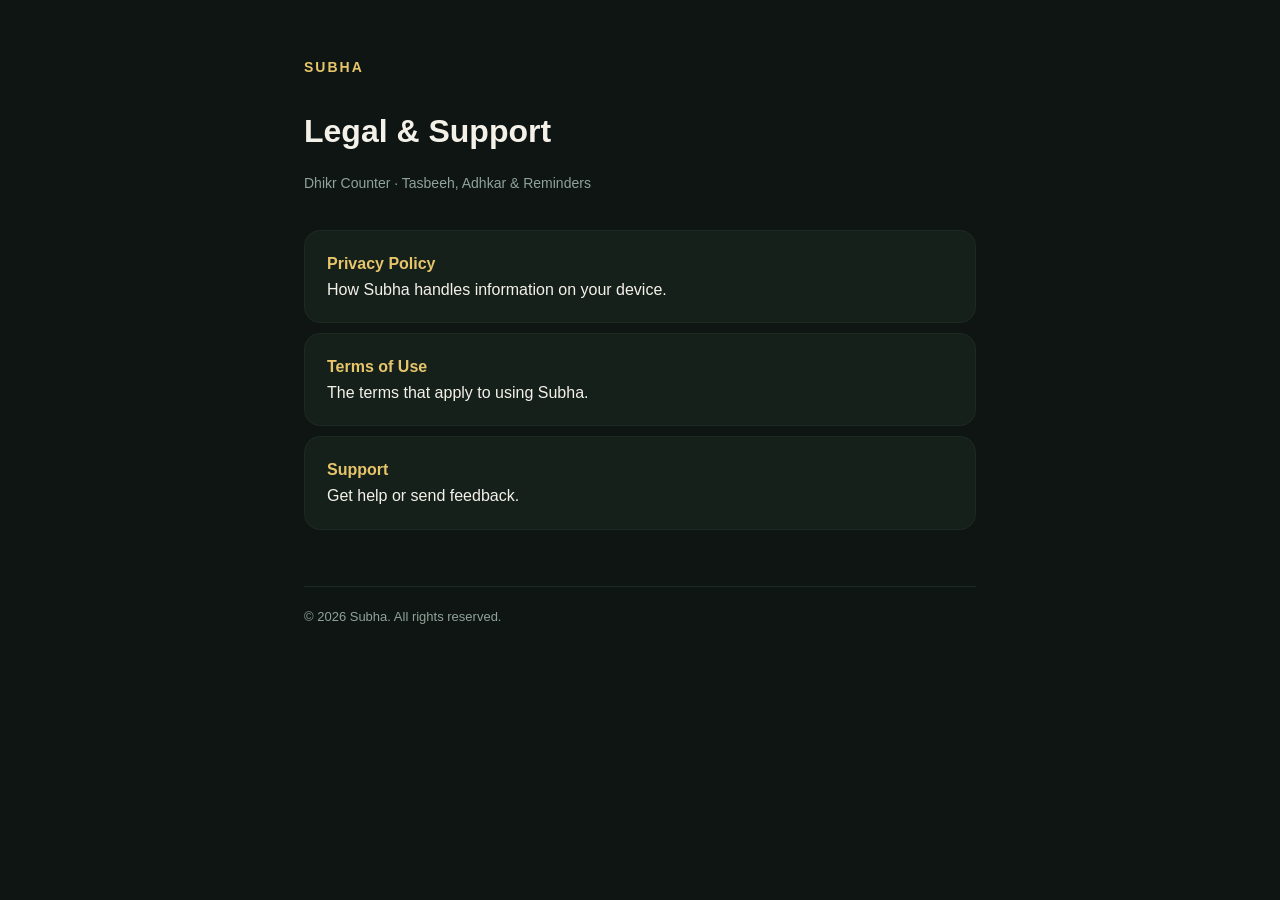
<file: index.html>
<!doctype html>
<html lang="en">
<head>
<meta charset="utf-8" />
<meta name="viewport" content="width=device-width, initial-scale=1" />
<title>Subha — Legal</title>
<link rel="stylesheet" href="style.css" />
</head>
<body>
  <div class="wrap">
    <a class="brand" href="./">Subha</a>
    <h1>Legal &amp; Support</h1>
    <p class="meta">Dhikr Counter &middot; Tasbeeh, Adhkar &amp; Reminders</p>

    <a class="card" href="privacy.html"><b>Privacy Policy</b><br>How Subha handles information on your device.</a>
    <a class="card" href="terms.html"><b>Terms of Use</b><br>The terms that apply to using Subha.</a>
    <a class="card" href="support.html"><b>Support</b><br>Get help or send feedback.</a>

    <footer>© 2026 Subha. All rights reserved.</footer>
  </div>
</body>
</html>
</file>
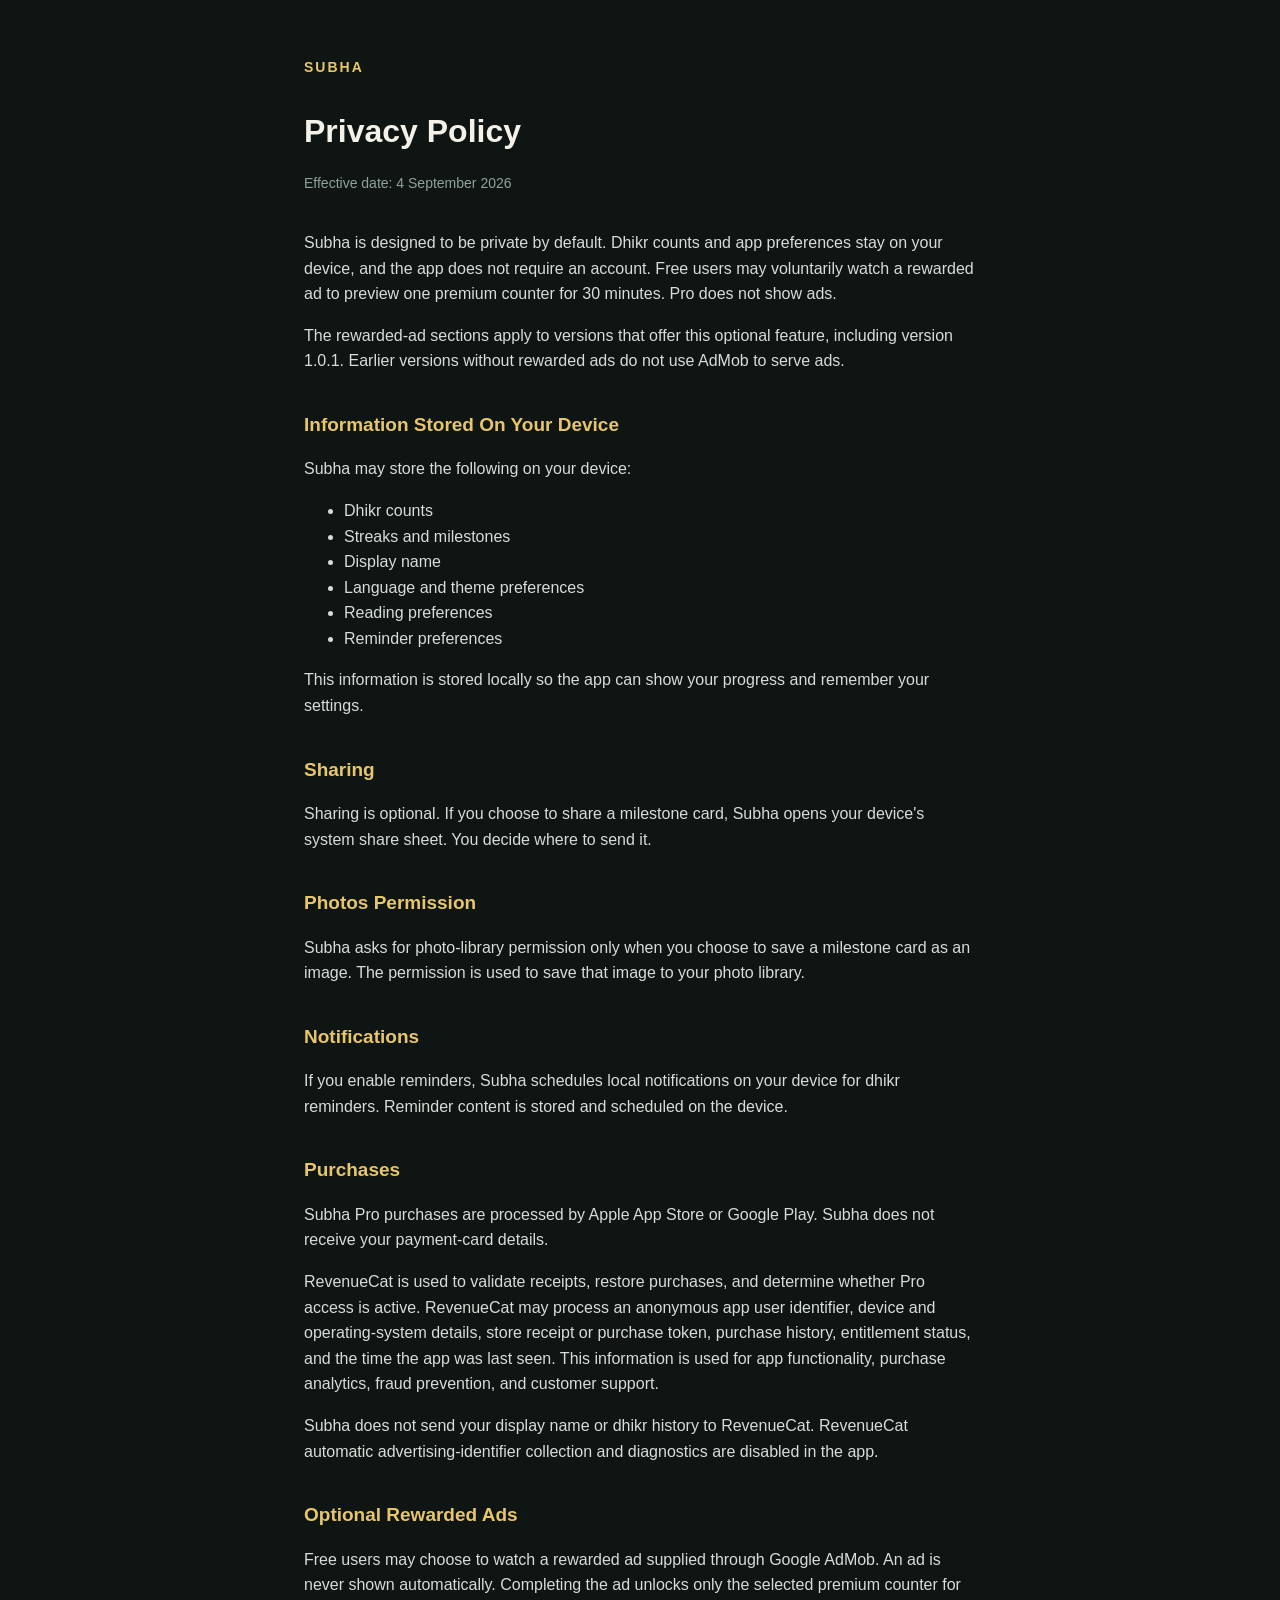
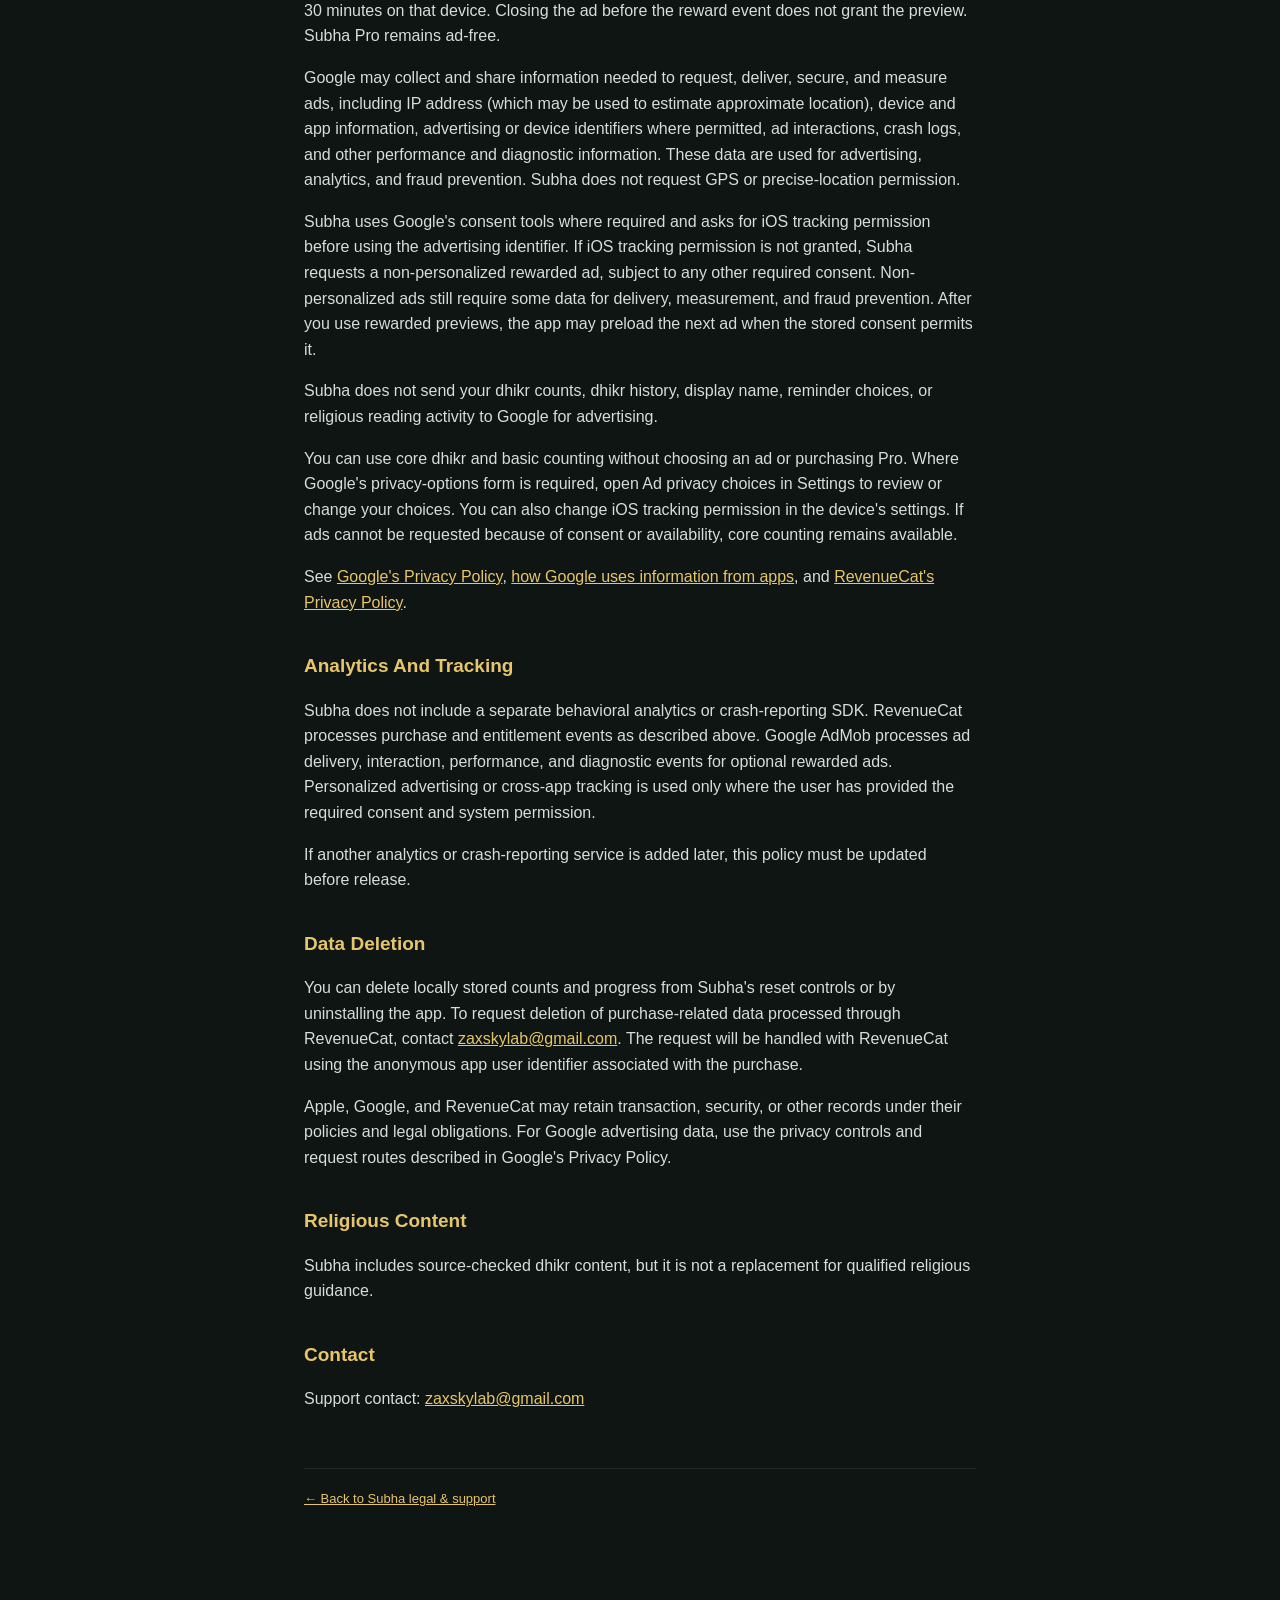
<file: privacy.html>
<!doctype html>
<html lang="en">
<head>
  <meta charset="utf-8" />
  <meta name="viewport" content="width=device-width, initial-scale=1" />
  <title>Privacy Policy - Subha</title>
  <link rel="stylesheet" href="style.css" />
</head>
<body>
  <main class="wrap">
    <a class="brand" href="./">Subha</a>
    <h1>Privacy Policy</h1>
    <p class="meta">Effective date: 4 September 2026</p>

    <p>Subha is designed to be private by default. Dhikr counts and app preferences stay on your device, and the app does not require an account. Free users may voluntarily watch a rewarded ad to preview one premium counter for 30 minutes. Pro does not show ads.</p>
    <p>The rewarded-ad sections apply to versions that offer this optional feature, including version 1.0.1. Earlier versions without rewarded ads do not use AdMob to serve ads.</p>

    <h2>Information Stored On Your Device</h2>
    <p>Subha may store the following on your device:</p>
    <ul>
      <li>Dhikr counts</li>
      <li>Streaks and milestones</li>
      <li>Display name</li>
      <li>Language and theme preferences</li>
      <li>Reading preferences</li>
      <li>Reminder preferences</li>
    </ul>
    <p>This information is stored locally so the app can show your progress and remember your settings.</p>

    <h2>Sharing</h2>
    <p>Sharing is optional. If you choose to share a milestone card, Subha opens your device's system share sheet. You decide where to send it.</p>

    <h2>Photos Permission</h2>
    <p>Subha asks for photo-library permission only when you choose to save a milestone card as an image. The permission is used to save that image to your photo library.</p>

    <h2>Notifications</h2>
    <p>If you enable reminders, Subha schedules local notifications on your device for dhikr reminders. Reminder content is stored and scheduled on the device.</p>

    <h2>Purchases</h2>
    <p>Subha Pro purchases are processed by Apple App Store or Google Play. Subha does not receive your payment-card details.</p>
    <p>RevenueCat is used to validate receipts, restore purchases, and determine whether Pro access is active. RevenueCat may process an anonymous app user identifier, device and operating-system details, store receipt or purchase token, purchase history, entitlement status, and the time the app was last seen. This information is used for app functionality, purchase analytics, fraud prevention, and customer support.</p>
    <p>Subha does not send your display name or dhikr history to RevenueCat. RevenueCat automatic advertising-identifier collection and diagnostics are disabled in the app.</p>

    <h2>Optional Rewarded Ads</h2>
    <p>Free users may choose to watch a rewarded ad supplied through Google AdMob. An ad is never shown automatically. Completing the ad unlocks only the selected premium counter for 30 minutes on that device. Closing the ad before the reward event does not grant the preview. Subha Pro remains ad-free.</p>
    <p>Google may collect and share information needed to request, deliver, secure, and measure ads, including IP address (which may be used to estimate approximate location), device and app information, advertising or device identifiers where permitted, ad interactions, crash logs, and other performance and diagnostic information. These data are used for advertising, analytics, and fraud prevention. Subha does not request GPS or precise-location permission.</p>
    <p>Subha uses Google's consent tools where required and asks for iOS tracking permission before using the advertising identifier. If iOS tracking permission is not granted, Subha requests a non-personalized rewarded ad, subject to any other required consent. Non-personalized ads still require some data for delivery, measurement, and fraud prevention. After you use rewarded previews, the app may preload the next ad when the stored consent permits it.</p>
    <p>Subha does not send your dhikr counts, dhikr history, display name, reminder choices, or religious reading activity to Google for advertising.</p>
    <p>You can use core dhikr and basic counting without choosing an ad or purchasing Pro. Where Google's privacy-options form is required, open Ad privacy choices in Settings to review or change your choices. You can also change iOS tracking permission in the device's settings. If ads cannot be requested because of consent or availability, core counting remains available.</p>
    <p>See <a href="https://policies.google.com/privacy">Google's Privacy Policy</a>, <a href="https://policies.google.com/technologies/partner-sites">how Google uses information from apps</a>, and <a href="https://www.revenuecat.com/privacy/">RevenueCat's Privacy Policy</a>.</p>

    <h2>Analytics And Tracking</h2>
    <p>Subha does not include a separate behavioral analytics or crash-reporting SDK. RevenueCat processes purchase and entitlement events as described above. Google AdMob processes ad delivery, interaction, performance, and diagnostic events for optional rewarded ads. Personalized advertising or cross-app tracking is used only where the user has provided the required consent and system permission.</p>
    <p>If another analytics or crash-reporting service is added later, this policy must be updated before release.</p>

    <h2>Data Deletion</h2>
    <p>You can delete locally stored counts and progress from Subha's reset controls or by uninstalling the app. To request deletion of purchase-related data processed through RevenueCat, contact <a href="mailto:zaxskylab@gmail.com">zaxskylab@gmail.com</a>. The request will be handled with RevenueCat using the anonymous app user identifier associated with the purchase.</p>
    <p>Apple, Google, and RevenueCat may retain transaction, security, or other records under their policies and legal obligations. For Google advertising data, use the privacy controls and request routes described in Google's Privacy Policy.</p>

    <h2>Religious Content</h2>
    <p>Subha includes source-checked dhikr content, but it is not a replacement for qualified religious guidance.</p>

    <h2>Contact</h2>
    <p>Support contact: <a href="mailto:zaxskylab@gmail.com">zaxskylab@gmail.com</a></p>
    <footer><a href="./">&larr; Back to Subha legal &amp; support</a></footer>
  </main>
</body>
</html>
</file>
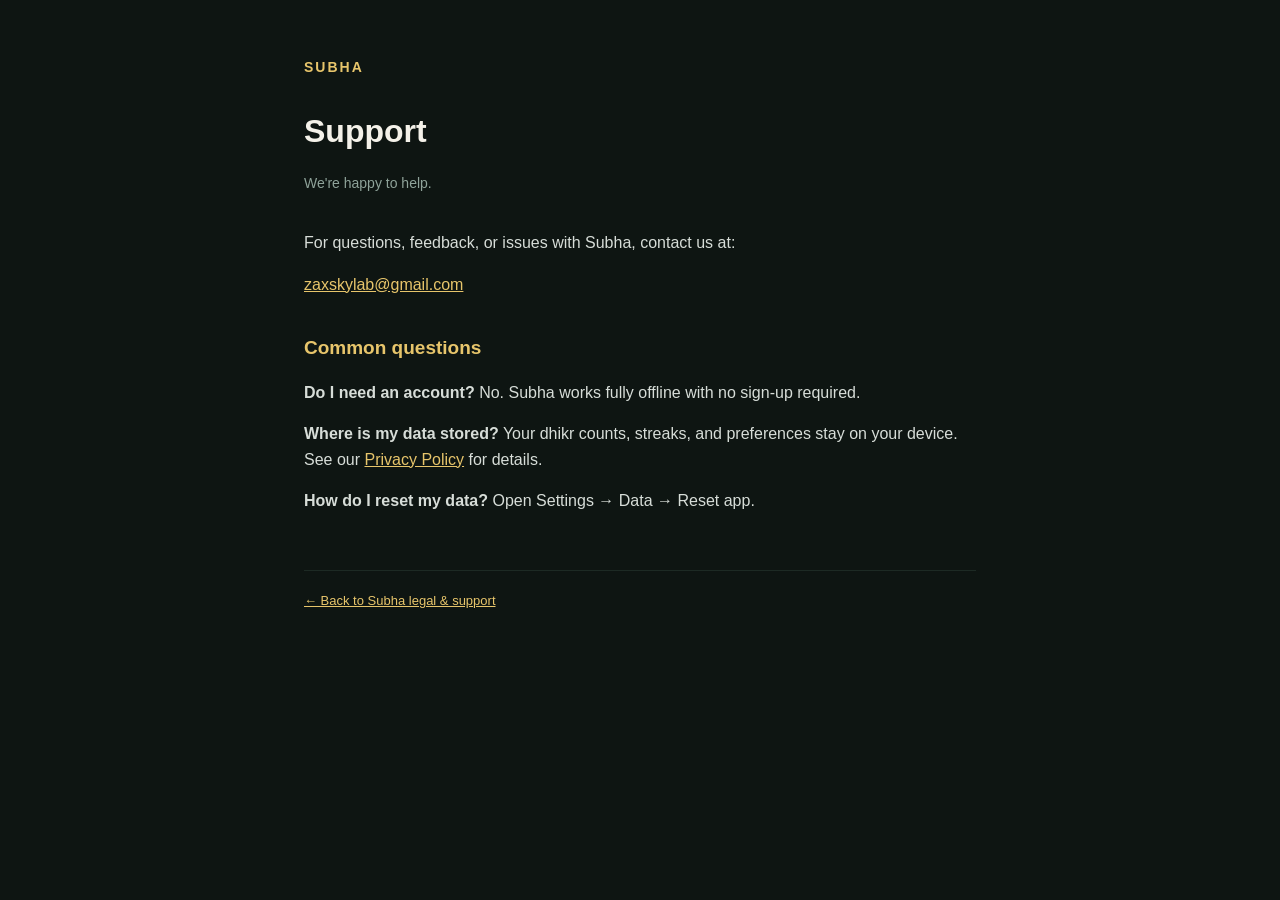
<file: support.html>
<!doctype html>
<html lang="en">
<head>
<meta charset="utf-8" />
<meta name="viewport" content="width=device-width, initial-scale=1" />
<title>Support — Subha</title>
<link rel="stylesheet" href="style.css" />
</head>
<body>
  <div class="wrap">
    <a class="brand" href="./">Subha</a>
    <h1>Support</h1>
    <p class="meta">We're happy to help.</p>

    <p>For questions, feedback, or issues with Subha, contact us at:</p>
    <p><a href="mailto:zaxskylab@gmail.com">zaxskylab@gmail.com</a></p>

    <h2>Common questions</h2>
    <p><b>Do I need an account?</b> No. Subha works fully offline with no sign-up required.</p>
    <p><b>Where is my data stored?</b> Your dhikr counts, streaks, and preferences stay on your device. See our <a href="privacy.html">Privacy Policy</a> for details.</p>
    <p><b>How do I reset my data?</b> Open Settings → Data → Reset app.</p>

    <footer><a href="./">&larr; Back to Subha legal &amp; support</a></footer>
  </div>
</body>
</html>
</file>
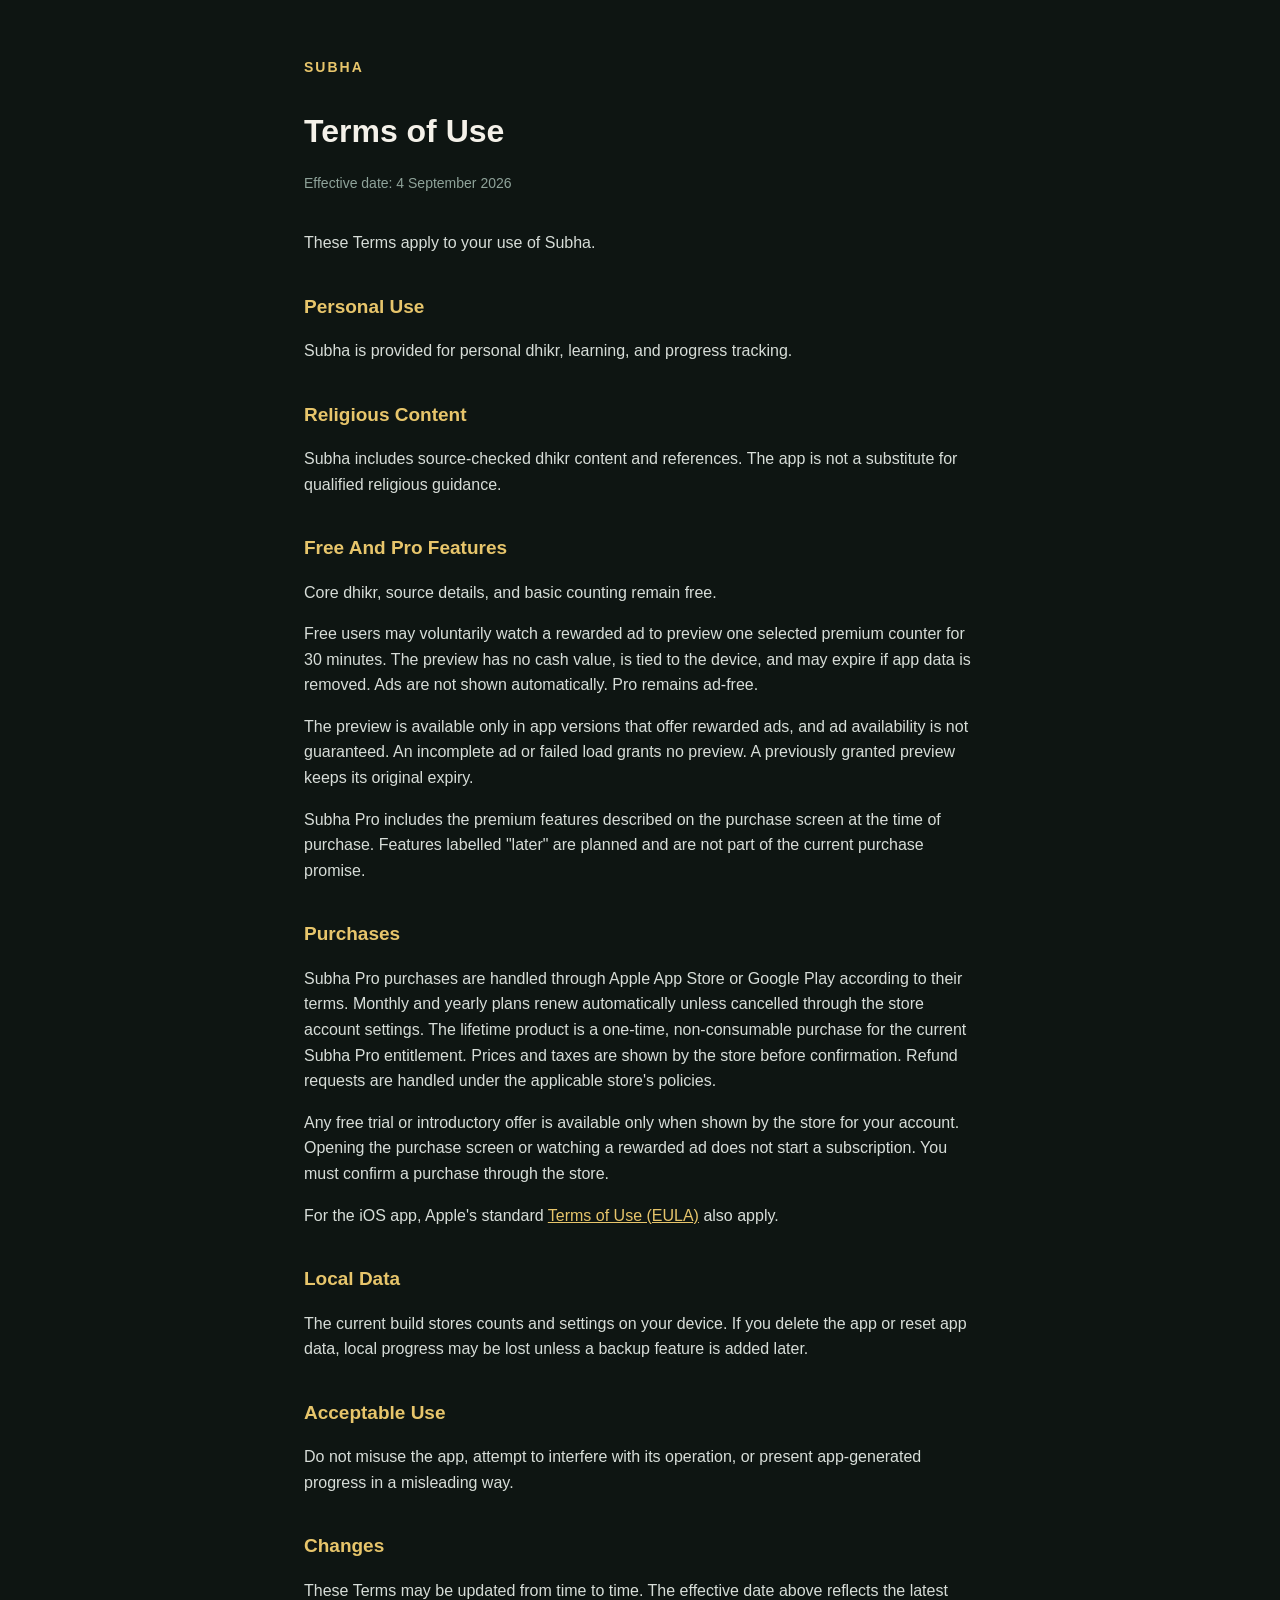
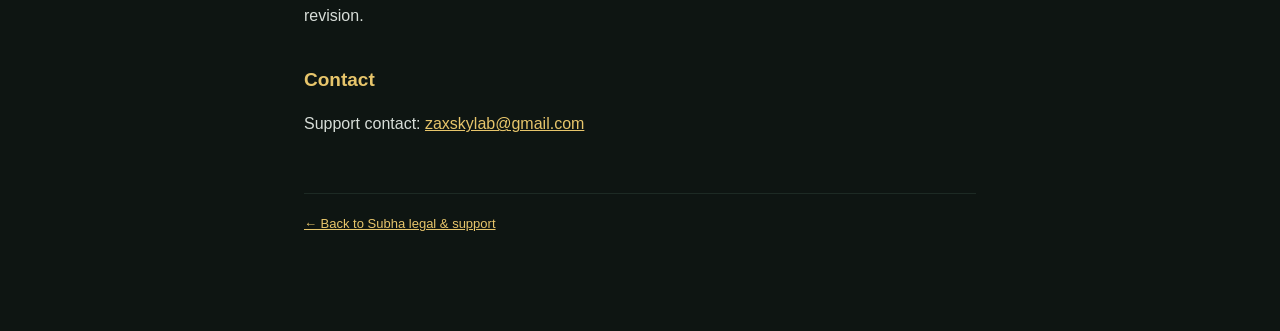
<file: terms.html>
<!doctype html>
<html lang="en">
<head>
  <meta charset="utf-8" />
  <meta name="viewport" content="width=device-width, initial-scale=1" />
  <title>Terms of Use - Subha</title>
  <link rel="stylesheet" href="style.css" />
</head>
<body>
  <main class="wrap">
    <a class="brand" href="./">Subha</a>
    <h1>Terms of Use</h1>
    <p class="meta">Effective date: 4 September 2026</p>
    <p>These Terms apply to your use of Subha.</p>

    <h2>Personal Use</h2>
    <p>Subha is provided for personal dhikr, learning, and progress tracking.</p>

    <h2>Religious Content</h2>
    <p>Subha includes source-checked dhikr content and references. The app is not a substitute for qualified religious guidance.</p>

    <h2>Free And Pro Features</h2>
    <p>Core dhikr, source details, and basic counting remain free.</p>
    <p>Free users may voluntarily watch a rewarded ad to preview one selected premium counter for 30 minutes. The preview has no cash value, is tied to the device, and may expire if app data is removed. Ads are not shown automatically. Pro remains ad-free.</p>
    <p>The preview is available only in app versions that offer rewarded ads, and ad availability is not guaranteed. An incomplete ad or failed load grants no preview. A previously granted preview keeps its original expiry.</p>
    <p>Subha Pro includes the premium features described on the purchase screen at the time of purchase. Features labelled "later" are planned and are not part of the current purchase promise.</p>

    <h2>Purchases</h2>
    <p>Subha Pro purchases are handled through Apple App Store or Google Play according to their terms. Monthly and yearly plans renew automatically unless cancelled through the store account settings. The lifetime product is a one-time, non-consumable purchase for the current Subha Pro entitlement. Prices and taxes are shown by the store before confirmation. Refund requests are handled under the applicable store's policies.</p>
    <p>Any free trial or introductory offer is available only when shown by the store for your account. Opening the purchase screen or watching a rewarded ad does not start a subscription. You must confirm a purchase through the store.</p>
    <p>For the iOS app, Apple's standard <a href="https://www.apple.com/legal/internet-services/itunes/dev/stdeula/">Terms of Use (EULA)</a> also apply.</p>

    <h2>Local Data</h2>
    <p>The current build stores counts and settings on your device. If you delete the app or reset app data, local progress may be lost unless a backup feature is added later.</p>

    <h2>Acceptable Use</h2>
    <p>Do not misuse the app, attempt to interfere with its operation, or present app-generated progress in a misleading way.</p>

    <h2>Changes</h2>
    <p>These Terms may be updated from time to time. The effective date above reflects the latest revision.</p>

    <h2>Contact</h2>
    <p>Support contact: <a href="mailto:zaxskylab@gmail.com">zaxskylab@gmail.com</a></p>
    <footer><a href="./">&larr; Back to Subha legal &amp; support</a></footer>
  </main>
</body>
</html>
</file>
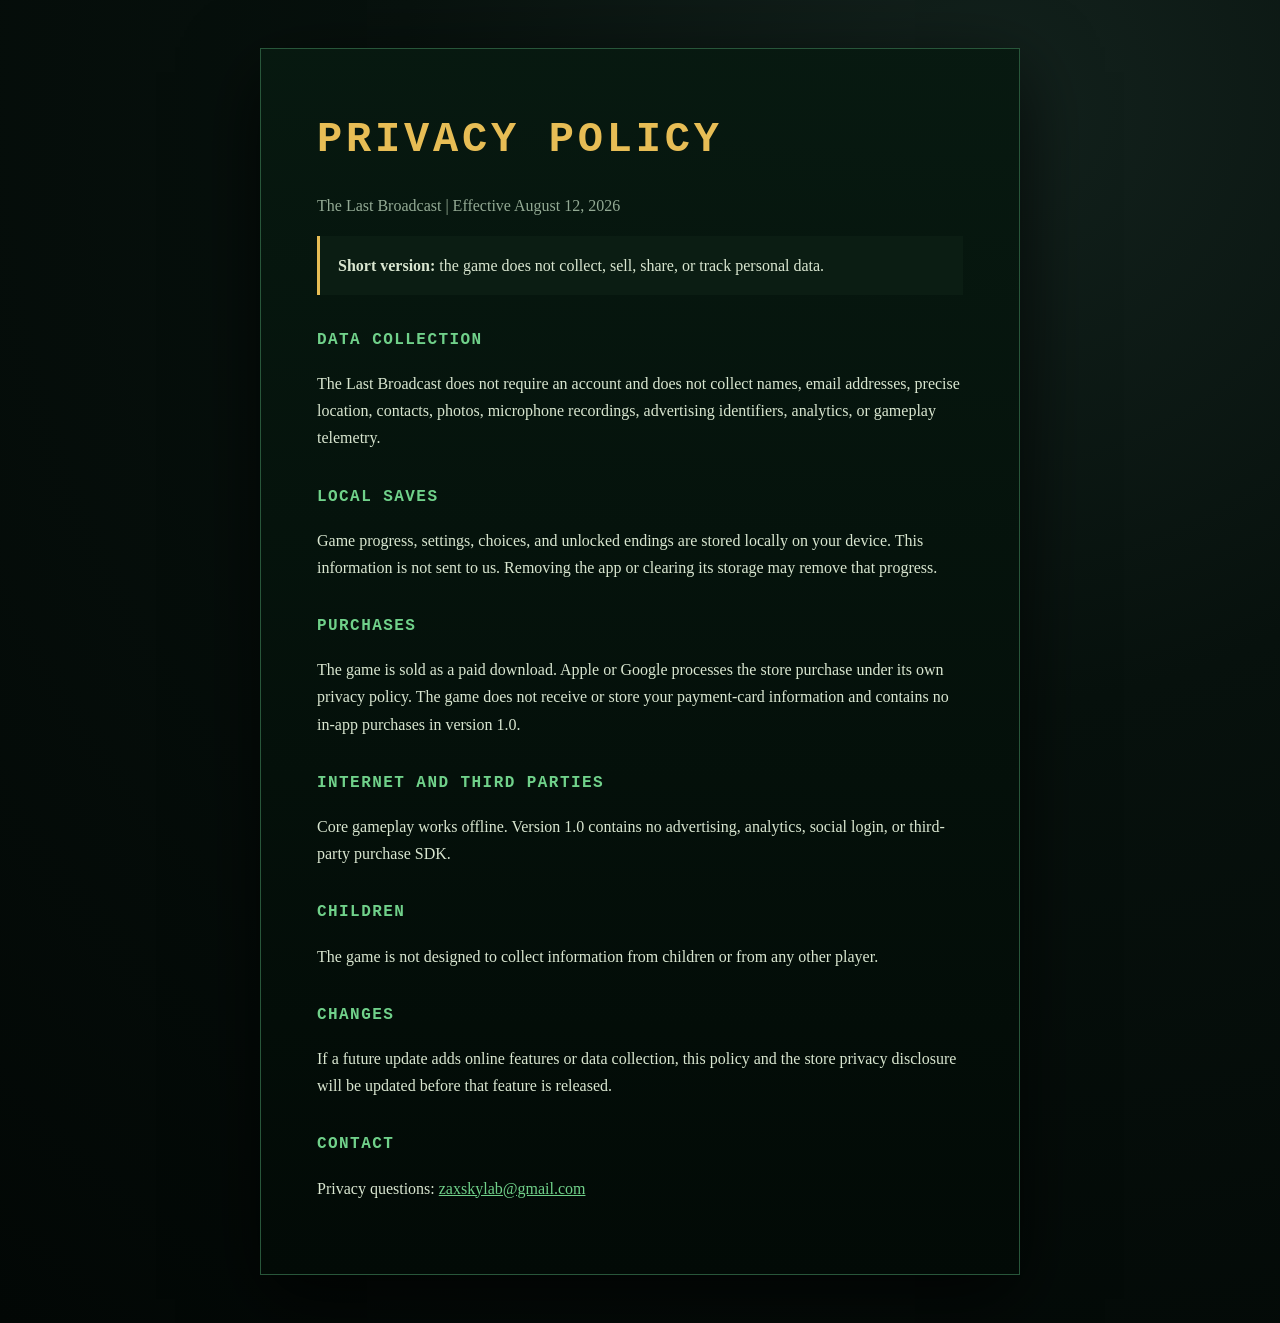
<file: the-last-broadcast/privacy.html>
<!doctype html>
<html lang="en">
<head>
  <meta charset="utf-8">
  <meta name="viewport" content="width=device-width, initial-scale=1">
  <title>Privacy Policy | The Last Broadcast</title>
  <style>
    :root { color-scheme:dark; --ink:#d9e6d0; --muted:#93aa94; --green:#70d18a; --gold:#e7bd55; --line:#28563a; }
    * { box-sizing:border-box; }
    body { margin:0; min-height:100vh; background:radial-gradient(circle at 78% 8%,#13221d 0,#07110d 38%,#020705 100%); color:var(--ink); font:16px/1.7 Georgia,serif; }
    main { width:min(760px,calc(100% - 32px)); margin:48px auto; padding:clamp(24px,5vw,56px); border:1px solid var(--line); background:linear-gradient(180deg,rgba(7,25,16,.96),rgba(2,10,6,.98)); box-shadow:0 24px 70px #000b; }
    h1,h2 { font-family:"Courier New",monospace; letter-spacing:.09em; text-transform:uppercase; }
    h1 { color:var(--gold); font-size:clamp(26px,5vw,42px); margin:0 0 6px; }
    h2 { color:var(--green); font-size:16px; margin-top:32px; }
    .date { color:var(--muted); }
    a { color:var(--green); }
    .summary { padding:16px 18px; border-left:3px solid var(--gold); background:#0b1d13; }
  </style>
</head>
<body>
<main>
  <h1>Privacy Policy</h1>
  <p class="date">The Last Broadcast | Effective August 12, 2026</p>
  <p class="summary"><strong>Short version:</strong> the game does not collect, sell, share, or track personal data.</p>
  <h2>Data collection</h2>
  <p>The Last Broadcast does not require an account and does not collect names, email addresses, precise location, contacts, photos, microphone recordings, advertising identifiers, analytics, or gameplay telemetry.</p>
  <h2>Local saves</h2>
  <p>Game progress, settings, choices, and unlocked endings are stored locally on your device. This information is not sent to us. Removing the app or clearing its storage may remove that progress.</p>
  <h2>Purchases</h2>
  <p>The game is sold as a paid download. Apple or Google processes the store purchase under its own privacy policy. The game does not receive or store your payment-card information and contains no in-app purchases in version 1.0.</p>
  <h2>Internet and third parties</h2>
  <p>Core gameplay works offline. Version 1.0 contains no advertising, analytics, social login, or third-party purchase SDK.</p>
  <h2>Children</h2>
  <p>The game is not designed to collect information from children or from any other player.</p>
  <h2>Changes</h2>
  <p>If a future update adds online features or data collection, this policy and the store privacy disclosure will be updated before that feature is released.</p>
  <h2>Contact</h2>
  <p>Privacy questions: <a href="mailto:zaxskylab@gmail.com">zaxskylab@gmail.com</a></p>
</main>
</body>
</html>
</file>
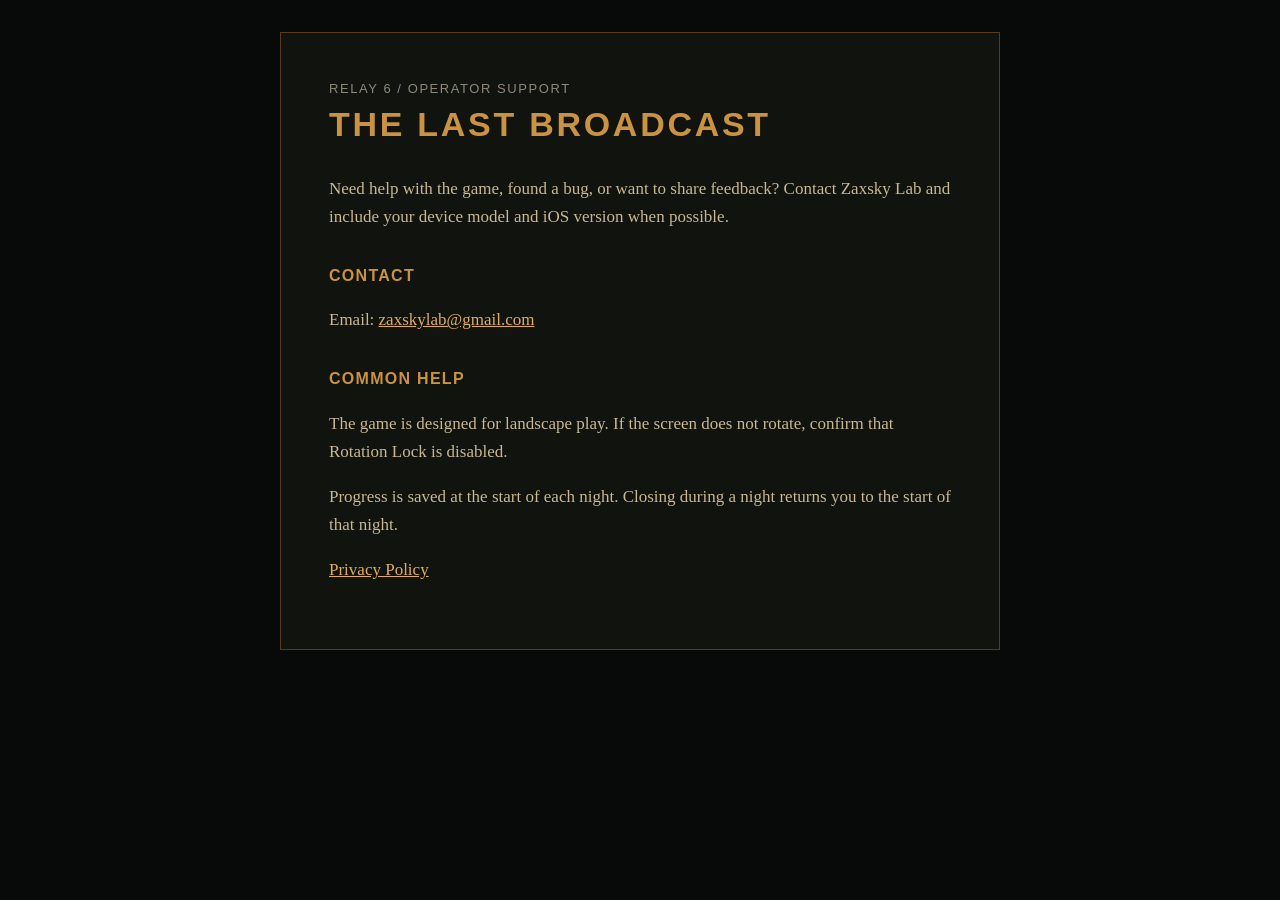
<file: the-last-broadcast/support.html>
<!doctype html>
<html lang="en">
<head>
<meta charset="utf-8">
<meta name="viewport" content="width=device-width,initial-scale=1">
<title>The Last Broadcast - Support</title>
<style>
:root{color-scheme:dark}*{box-sizing:border-box}body{margin:0;padding:32px;background:#080a09;color:#c8b894;font:17px/1.65 Georgia,serif}main{max-width:720px;margin:auto;padding:48px;border:1px solid #5a3c18;background:#11130f}h1,h2{color:#c99343;font-family:Arial,sans-serif;text-transform:uppercase;letter-spacing:.08em}h1{margin-top:0}h2{font-size:16px;margin-top:32px}a{color:#e0ad5d}.label{color:#8e8979;font:13px Arial,sans-serif;text-transform:uppercase;letter-spacing:.12em}@media(max-width:600px){main{padding:28px 22px}}
</style>
</head>
<body><main>
<div class="label">Relay 6 / Operator Support</div>
<h1>The Last Broadcast</h1>
<p>Need help with the game, found a bug, or want to share feedback? Contact Zaxsky Lab and include your device model and iOS version when possible.</p>
<h2>Contact</h2>
<p>Email: <a href="mailto:zaxskylab@gmail.com">zaxskylab@gmail.com</a></p>
<h2>Common help</h2>
<p>The game is designed for landscape play. If the screen does not rotate, confirm that Rotation Lock is disabled.</p>
<p>Progress is saved at the start of each night. Closing during a night returns you to the start of that night.</p>
<p><a href="privacy.html">Privacy Policy</a></p>
</main></body>
</html>
</file>
<file: style.css>
:root {
  --bg: #0e1512;
  --surface: #16201b;
  --border: #1d2a24;
  --text: #f4f1e9;
  --muted: #8fa39a;
  --gold: #c9a14a;
  --gold-bright: #e7c56b;
}

* { box-sizing: border-box; }

body {
  margin: 0;
  background: var(--bg);
  color: var(--text);
  font-family: -apple-system, BlinkMacSystemFont, "Segoe UI", Roboto, Inter, sans-serif;
  line-height: 1.6;
}

.wrap {
  max-width: 720px;
  margin: 0 auto;
  padding: 56px 24px 96px;
}

.brand {
  display: flex;
  align-items: center;
  gap: 10px;
  text-decoration: none;
  color: var(--gold-bright);
  font-weight: 700;
  letter-spacing: 2px;
  font-size: 14px;
  text-transform: uppercase;
}

h1 {
  font-size: 32px;
  margin: 28px 0 4px;
}

.meta {
  color: var(--muted);
  font-size: 14px;
  margin-bottom: 36px;
}

h2 {
  font-size: 19px;
  color: var(--gold-bright);
  margin: 36px 0 10px;
}

p, li {
  color: #d7ddd8;
  font-size: 16px;
}

a { color: var(--gold-bright); }

.card {
  background: var(--surface);
  border: 1px solid var(--border);
  border-radius: 16px;
  padding: 20px 22px;
  margin: 10px 0;
  text-decoration: none;
  display: block;
  color: var(--text);
}

.card b { color: var(--gold-bright); }

footer {
  margin-top: 56px;
  color: var(--muted);
  font-size: 13px;
  border-top: 1px solid var(--border);
  padding-top: 20px;
}
</file>
